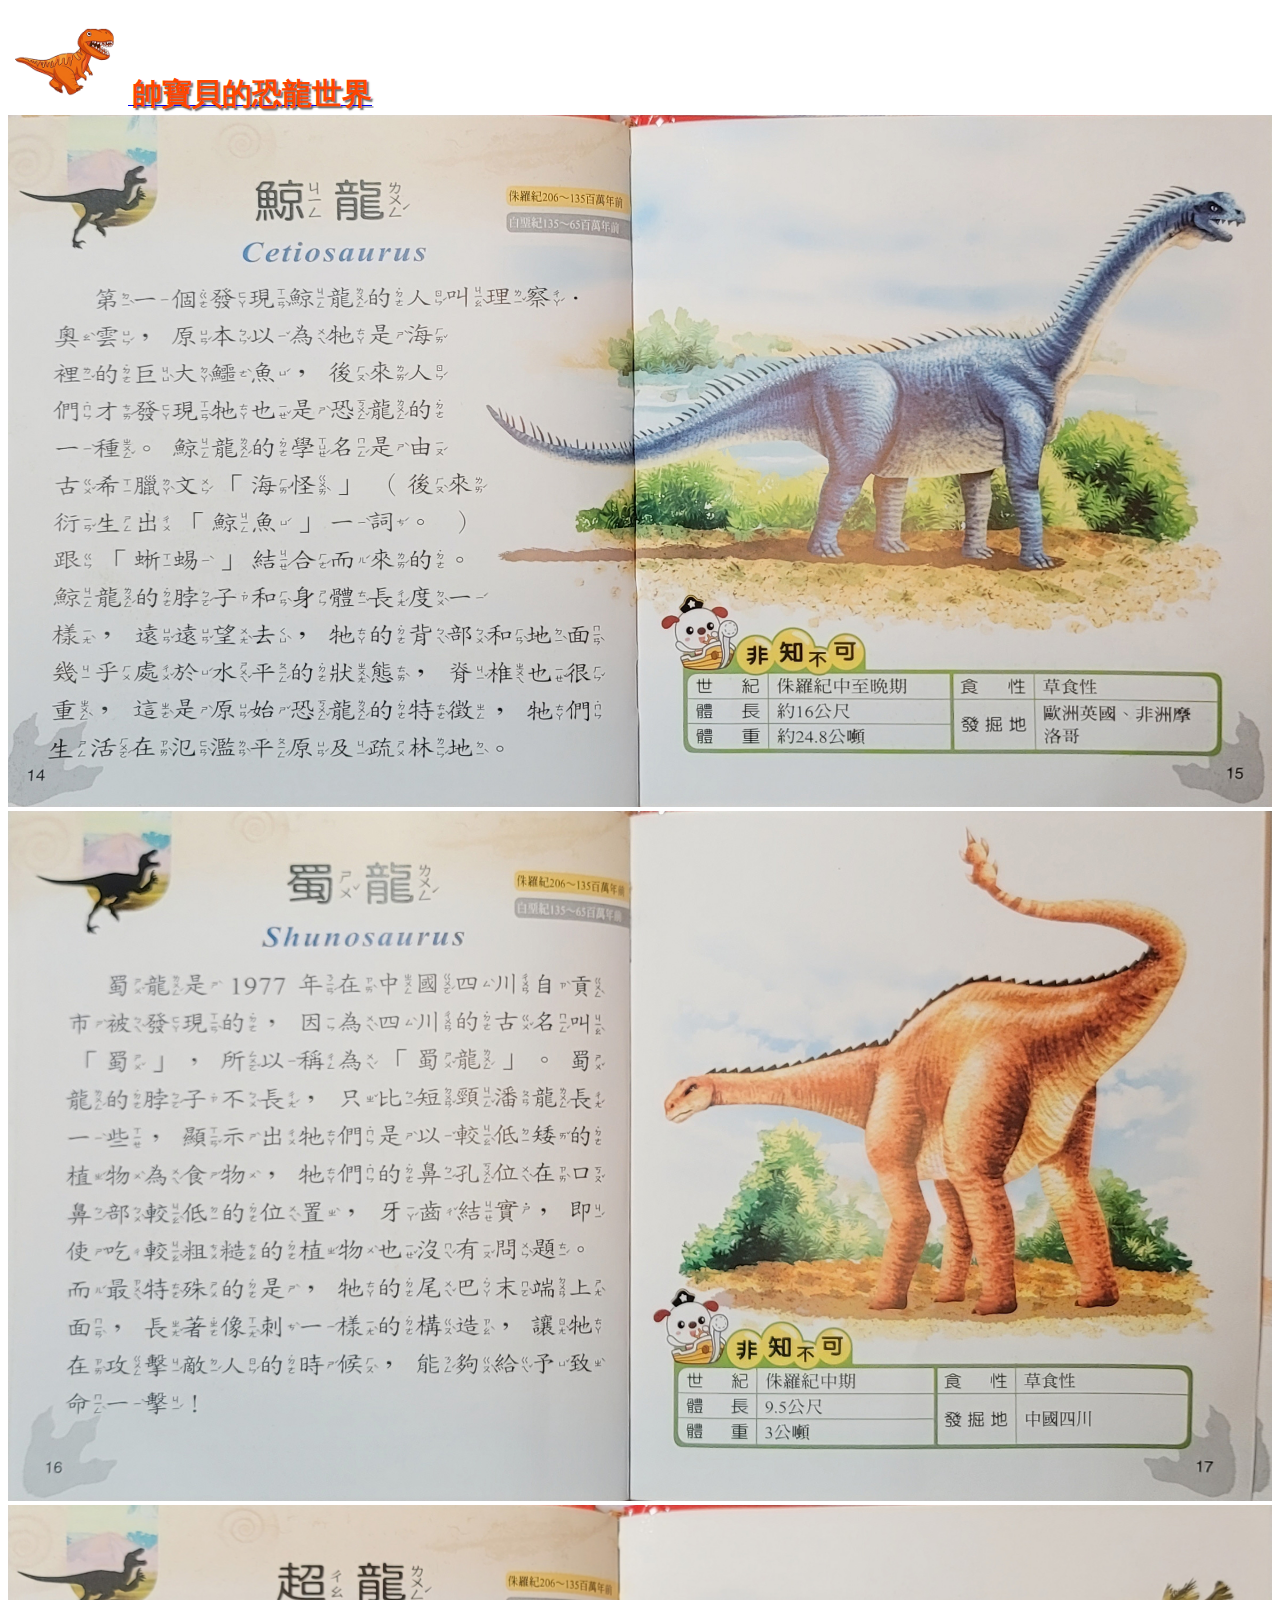
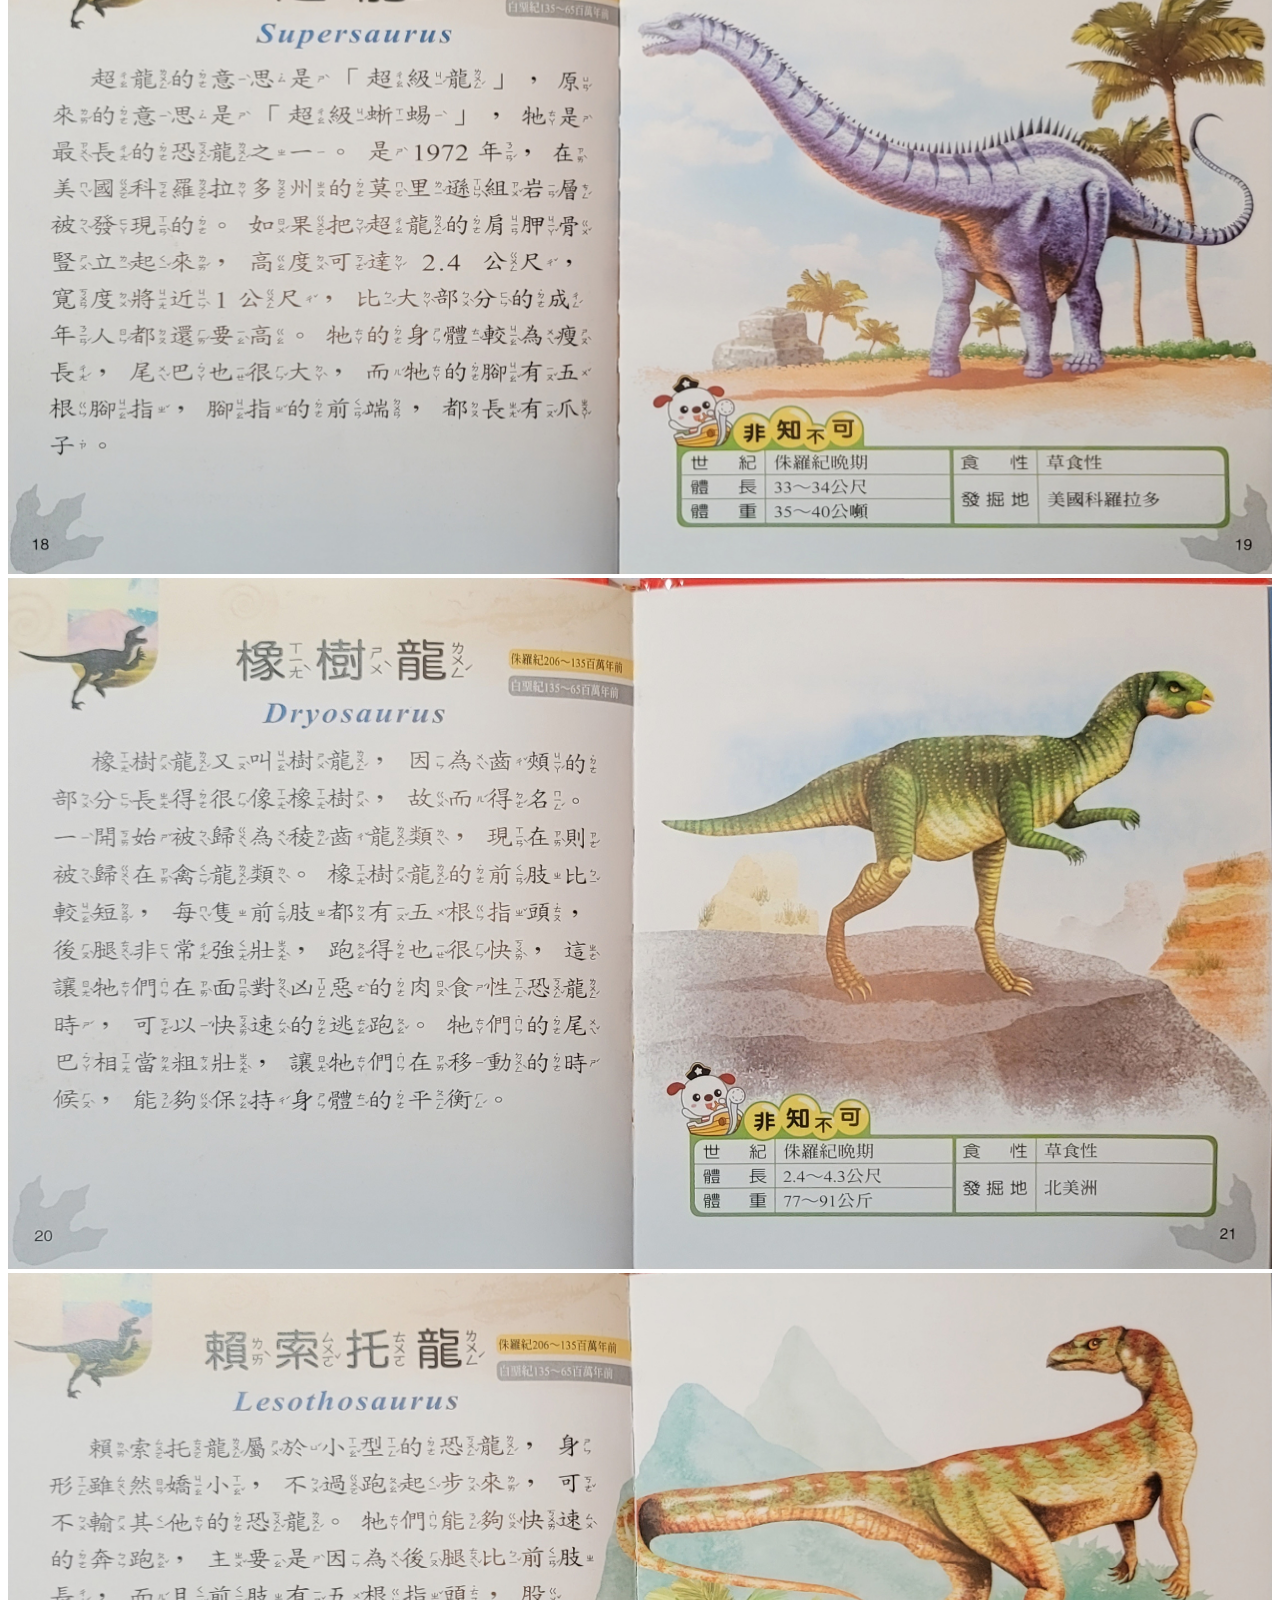
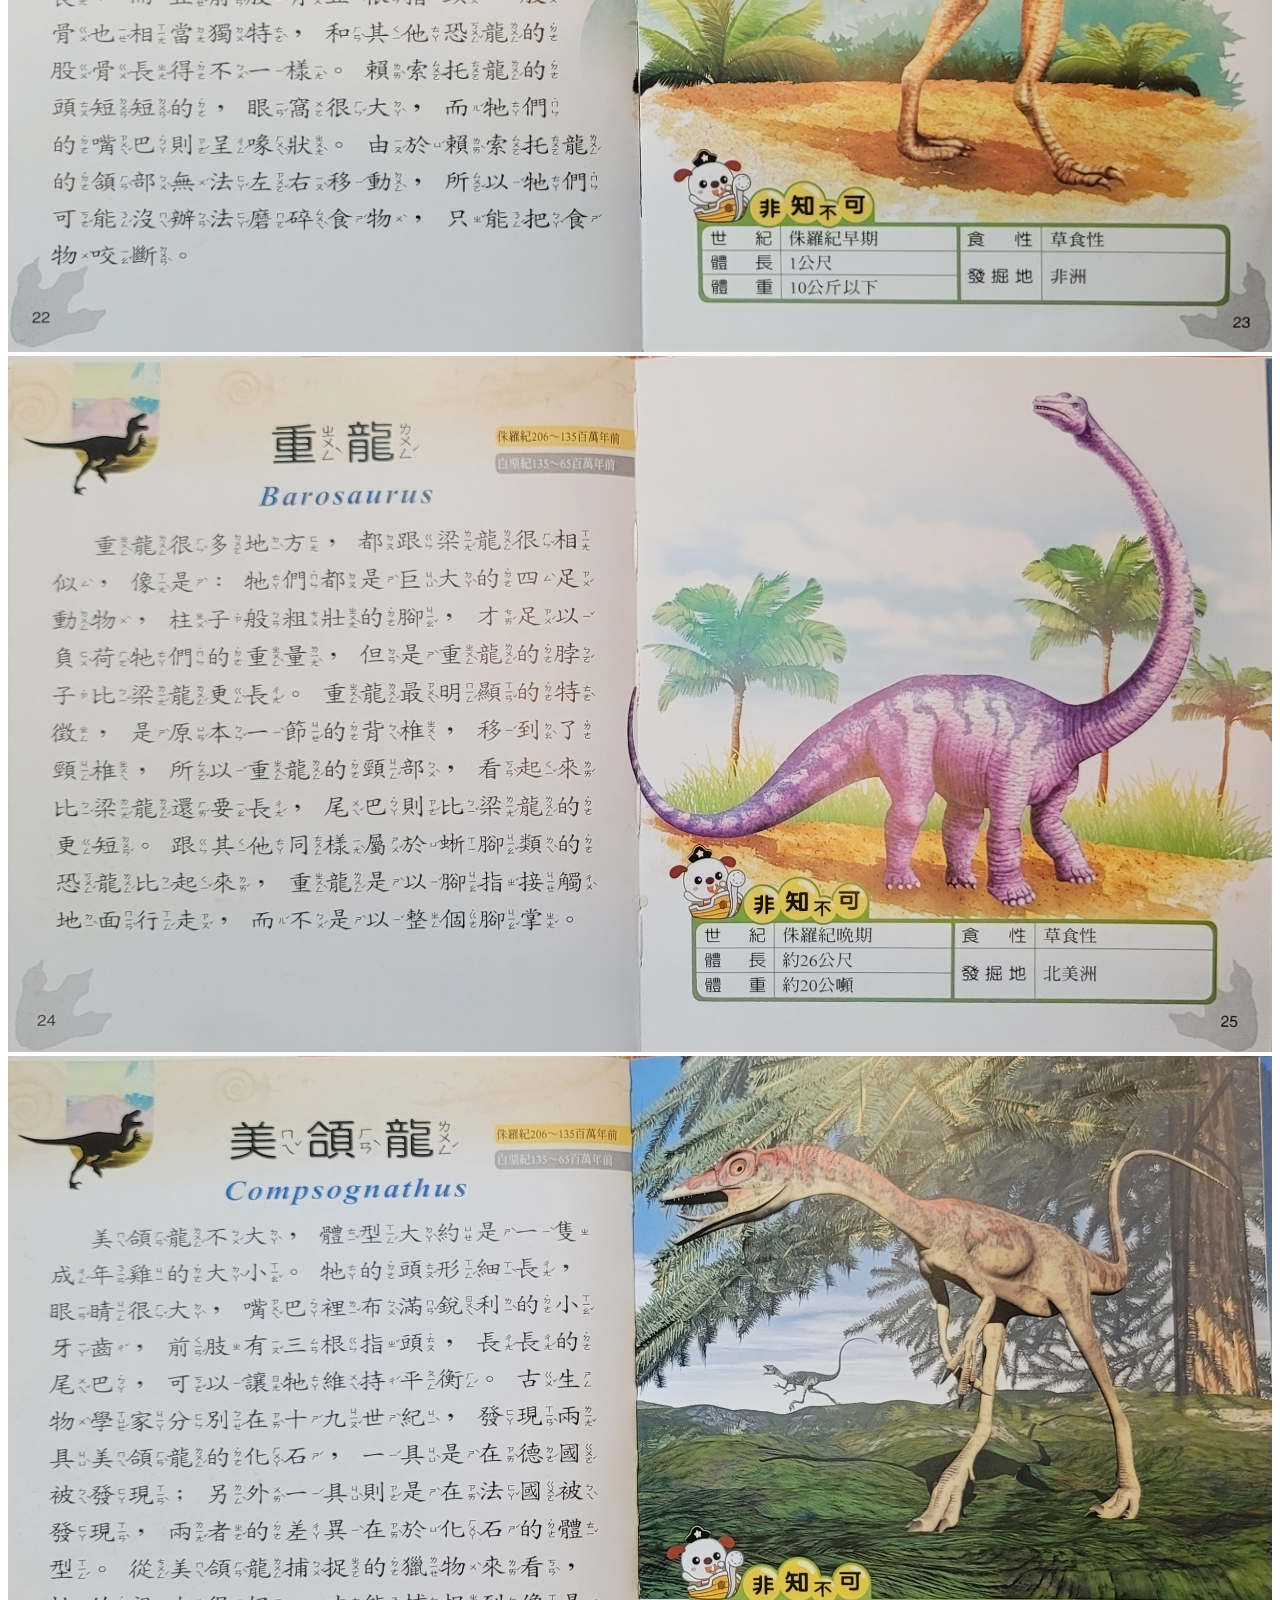
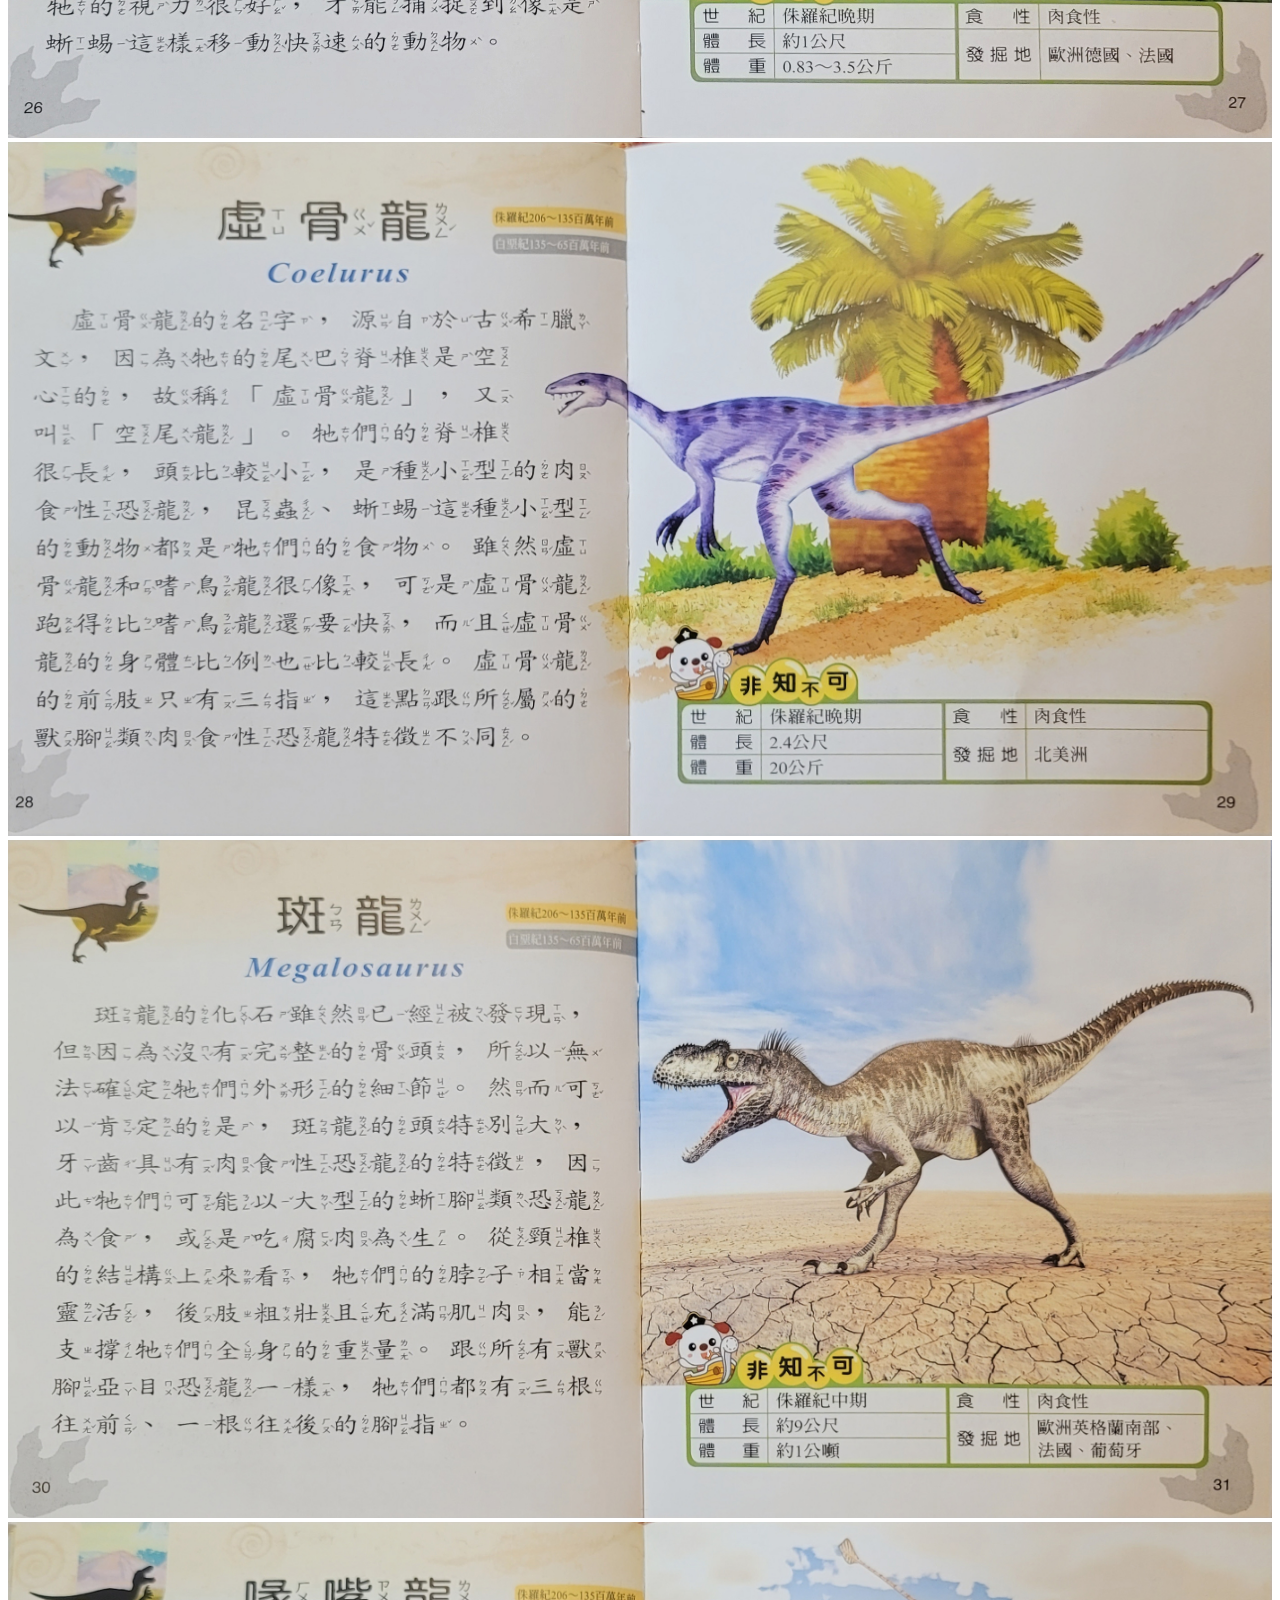
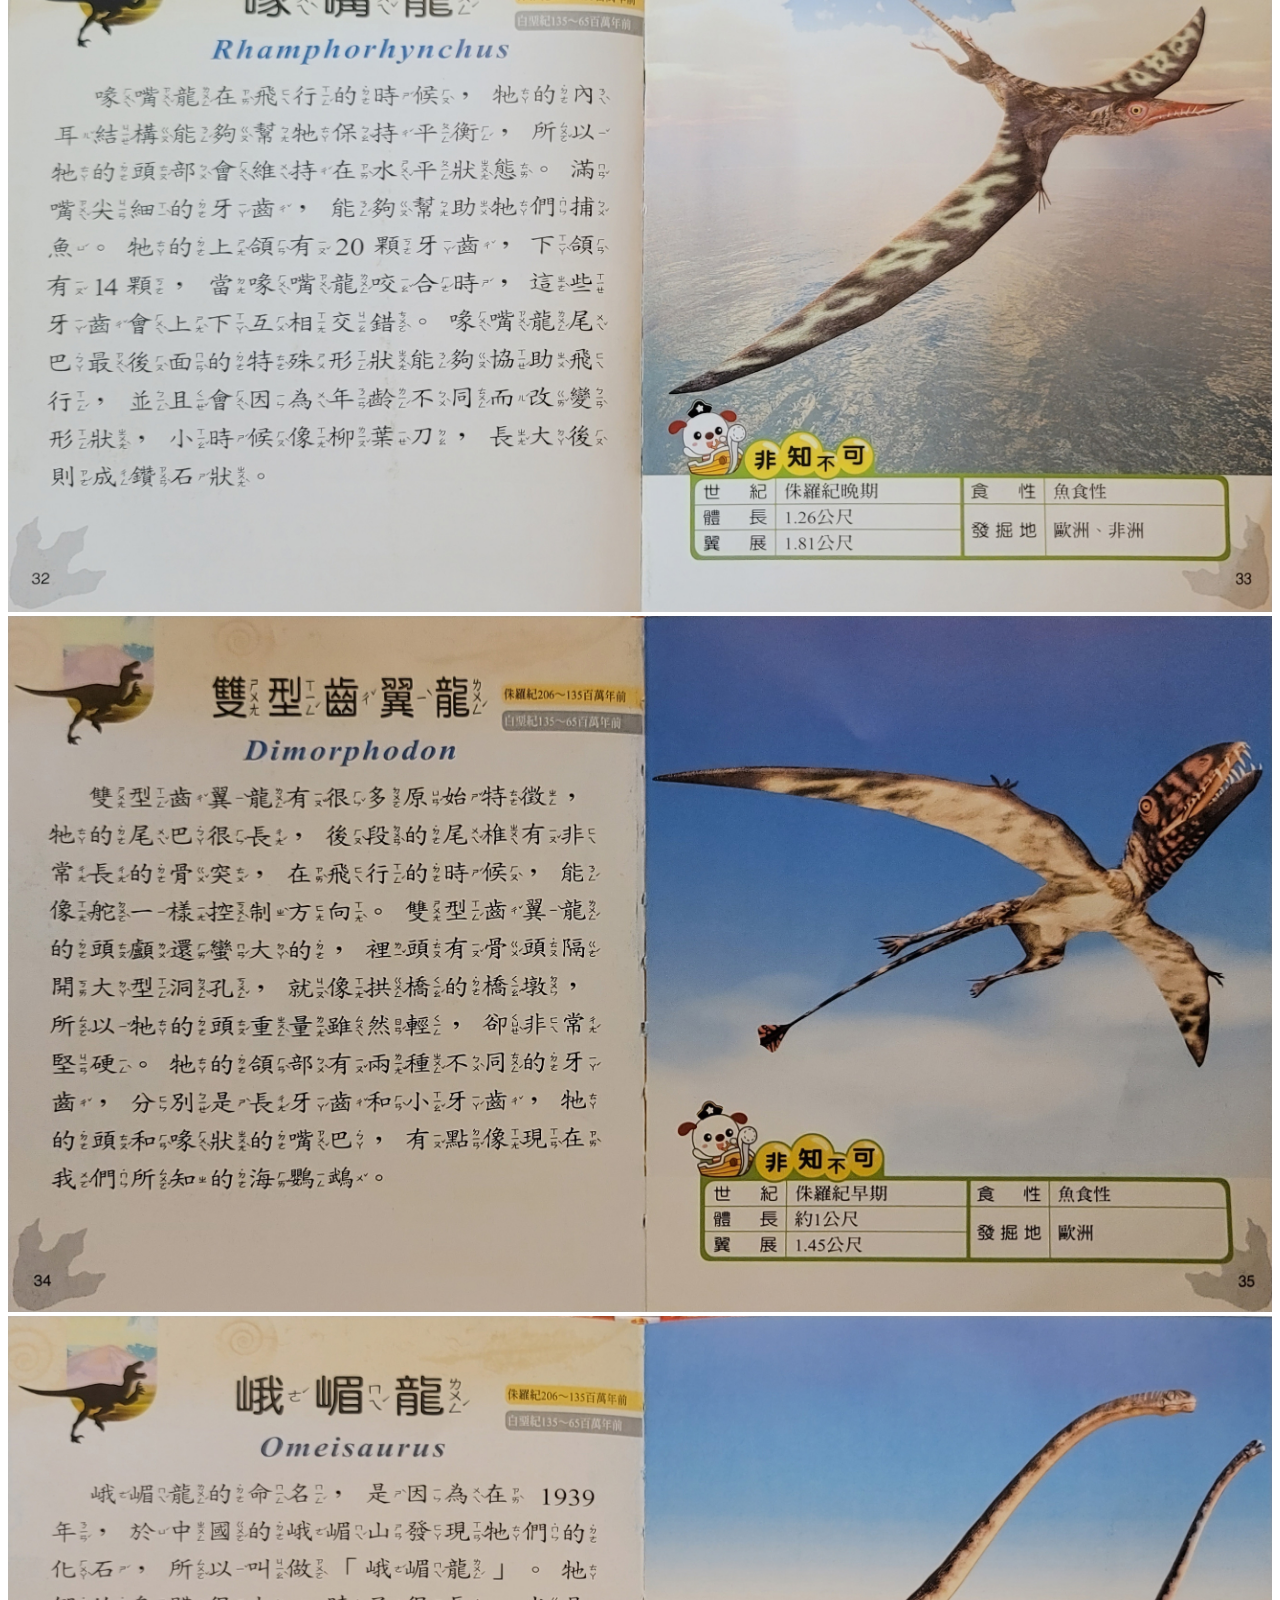
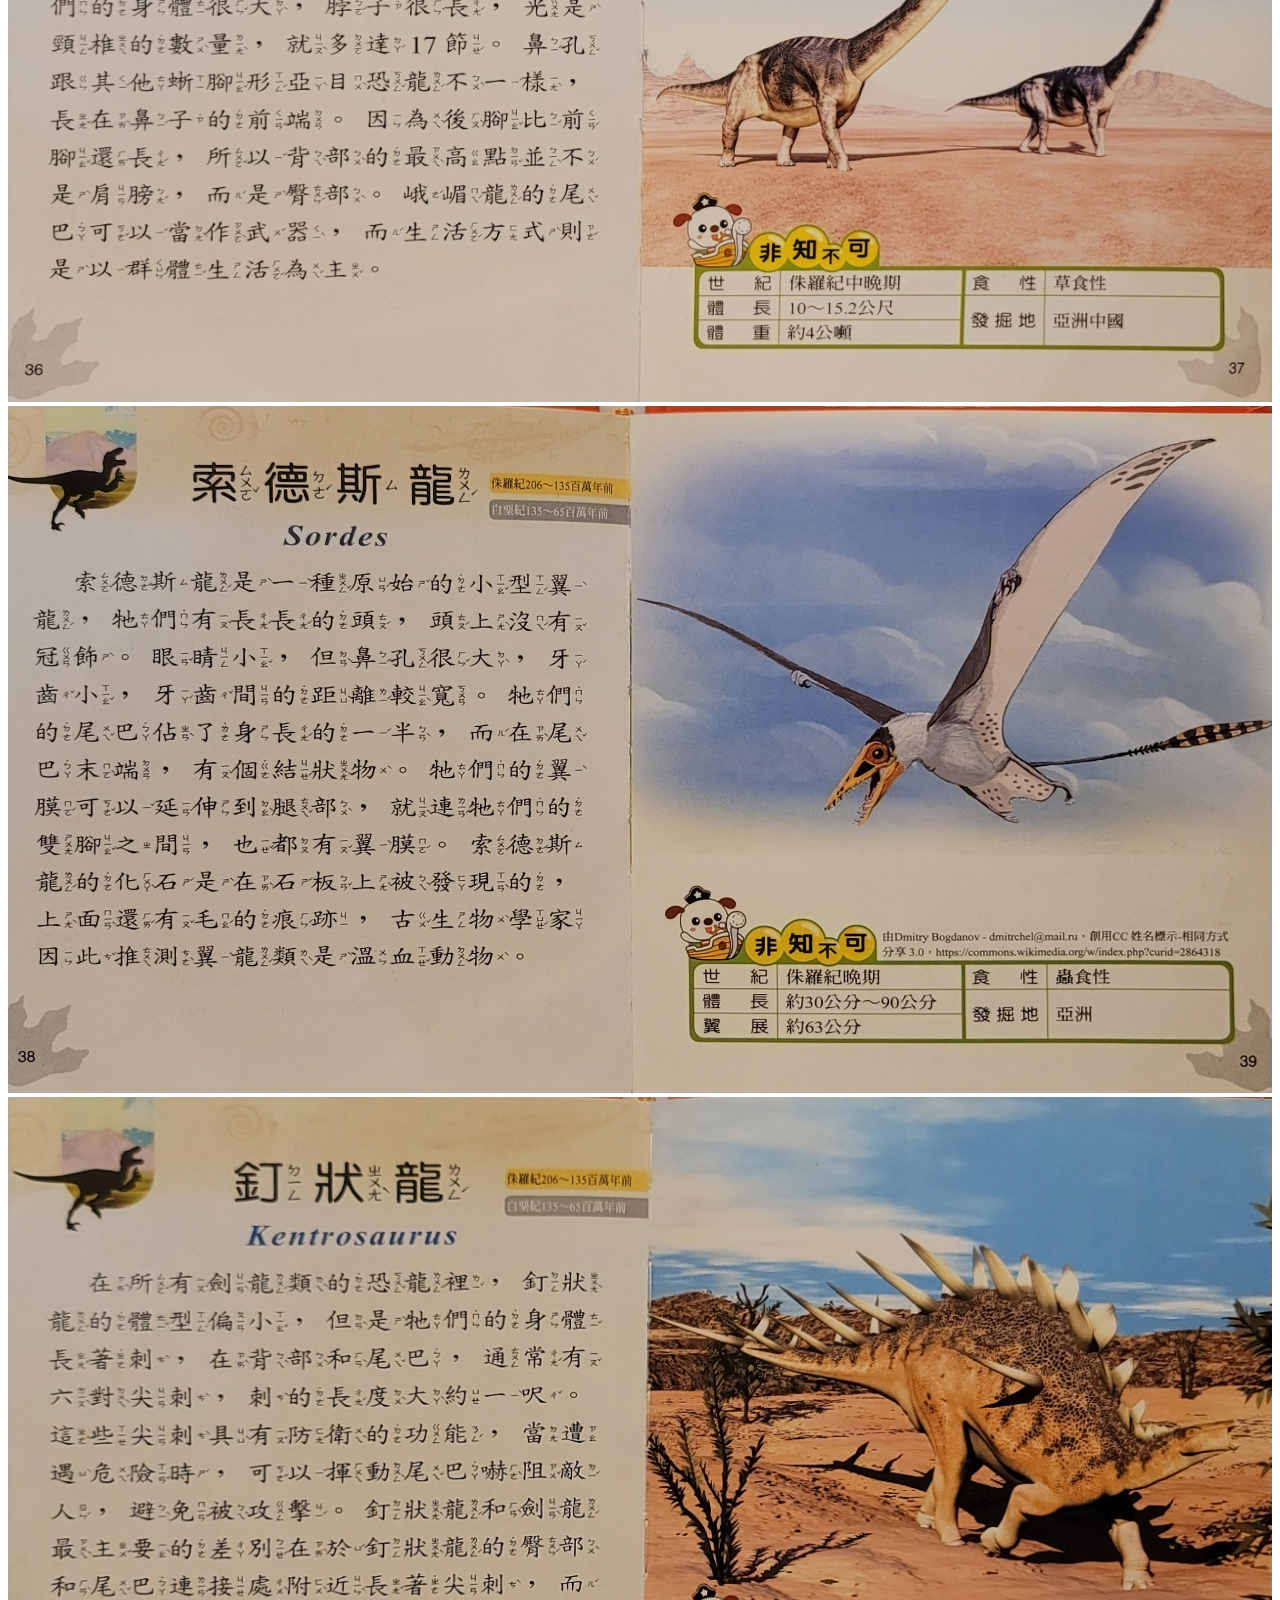
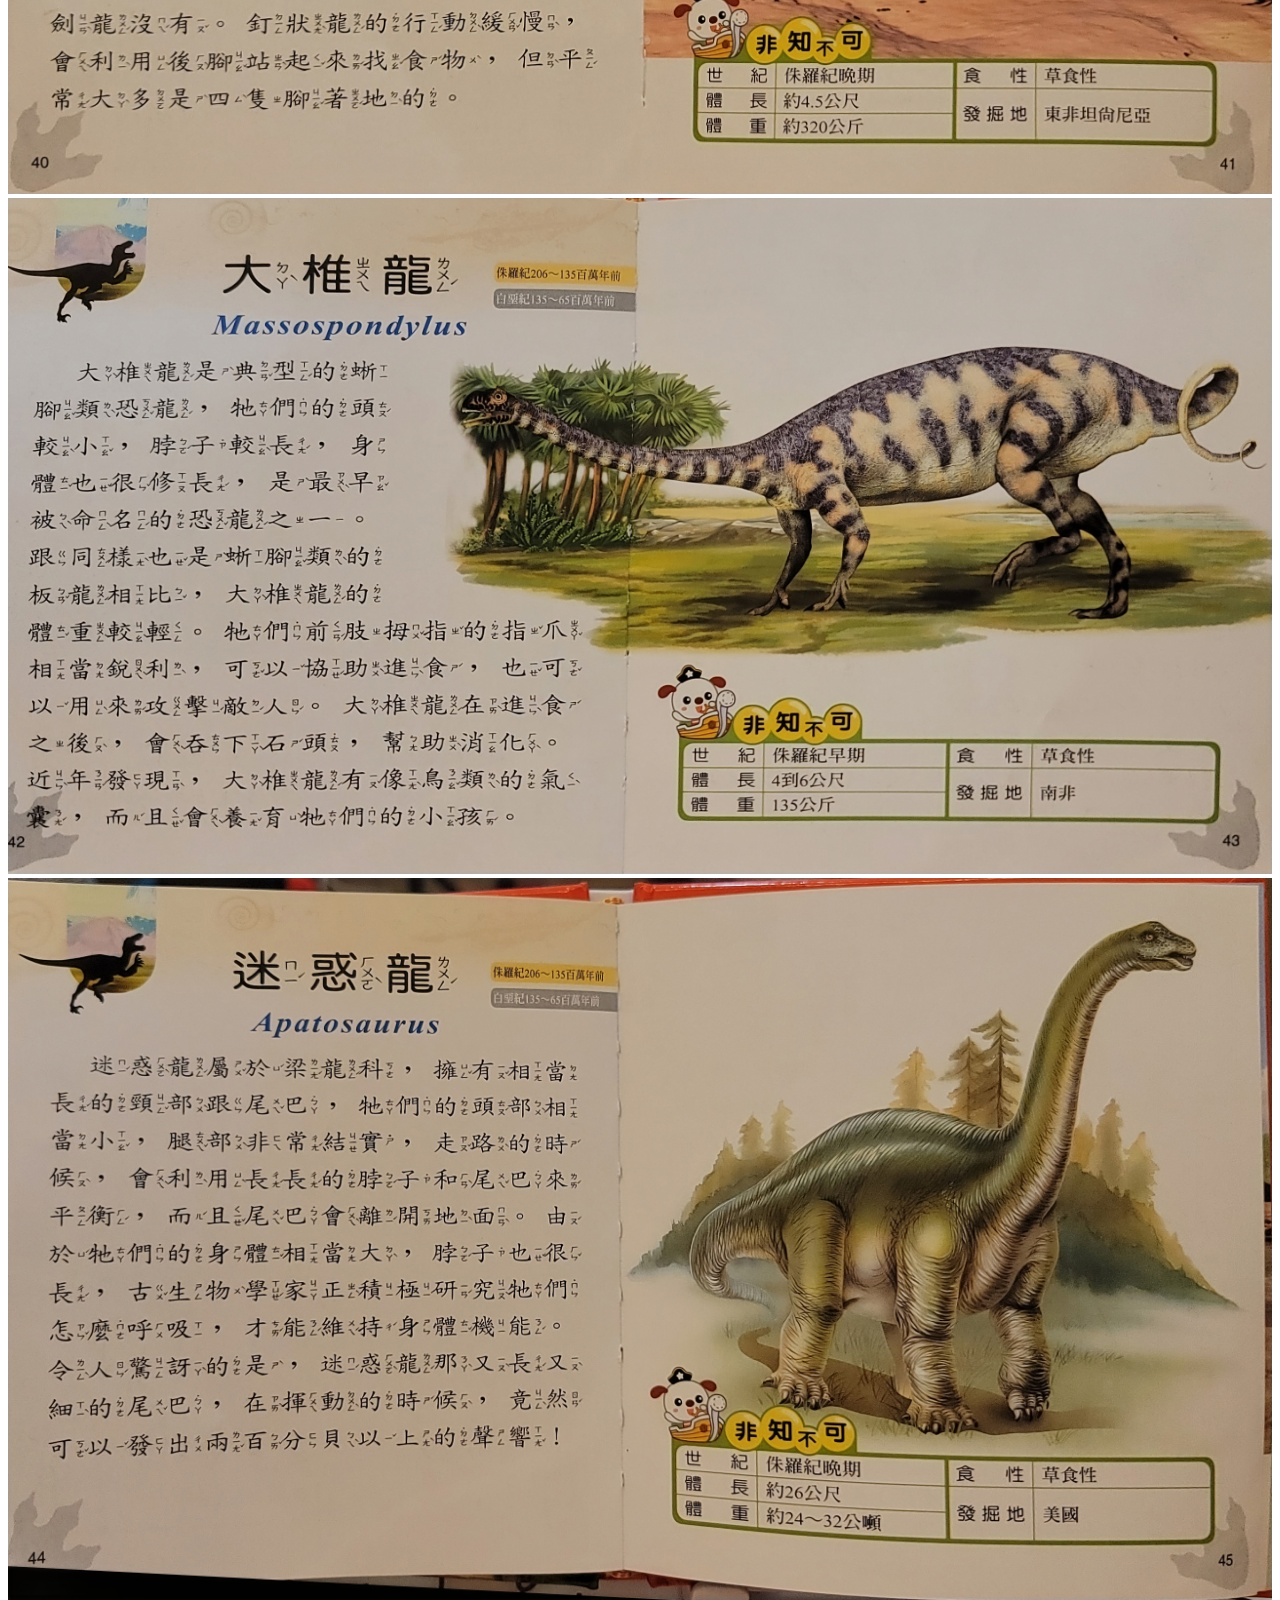
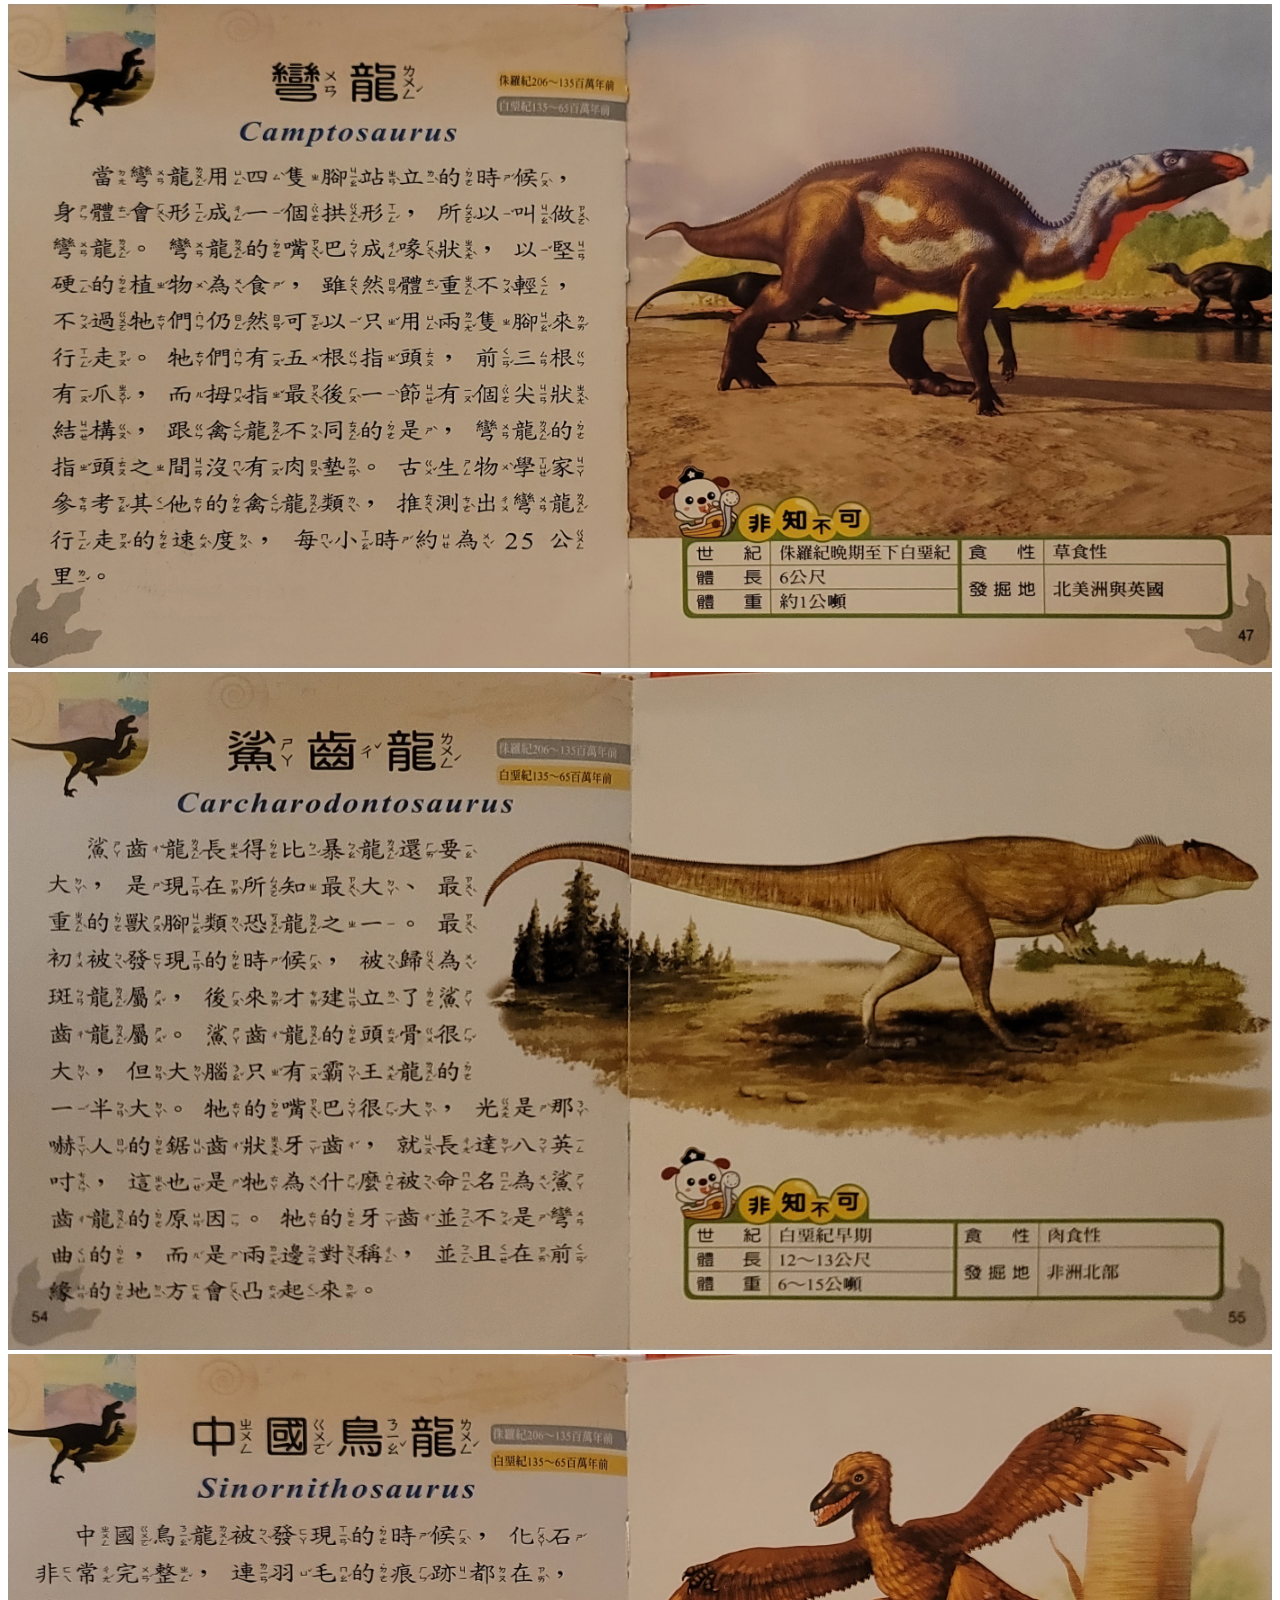
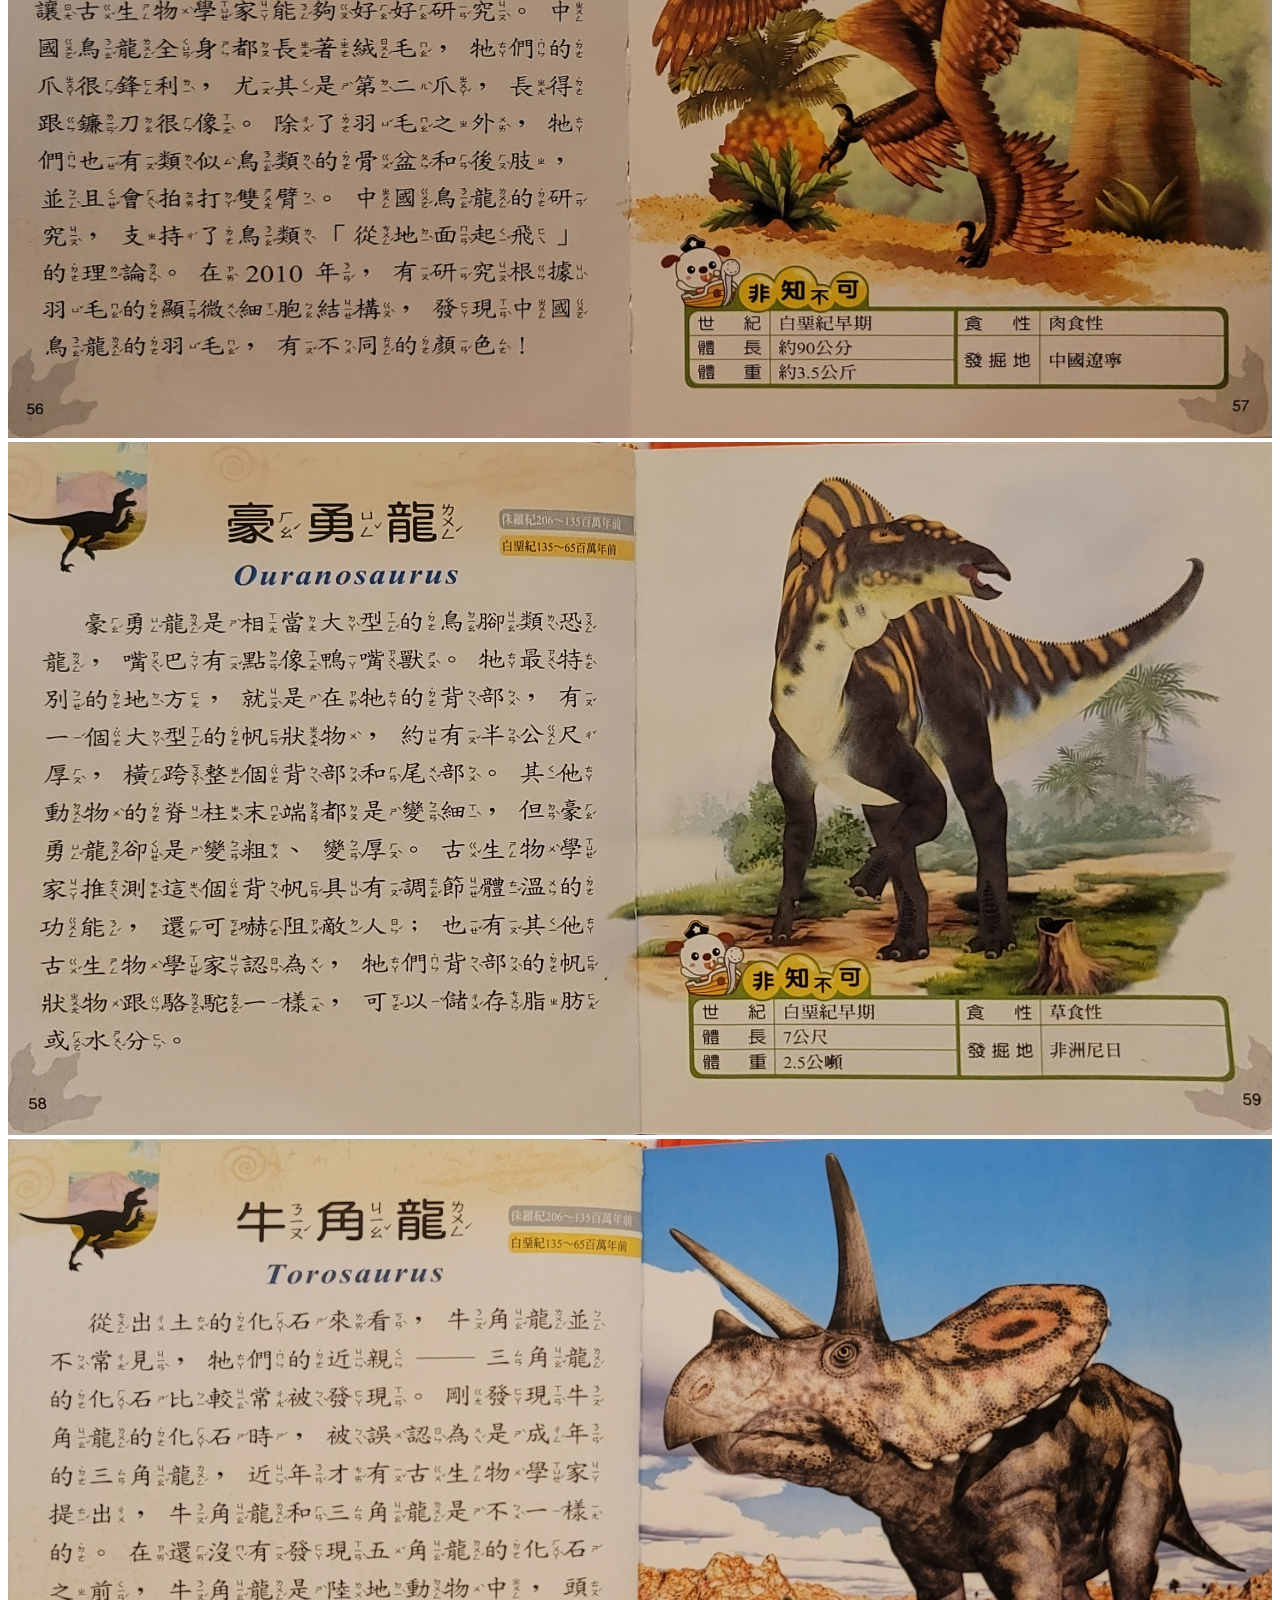
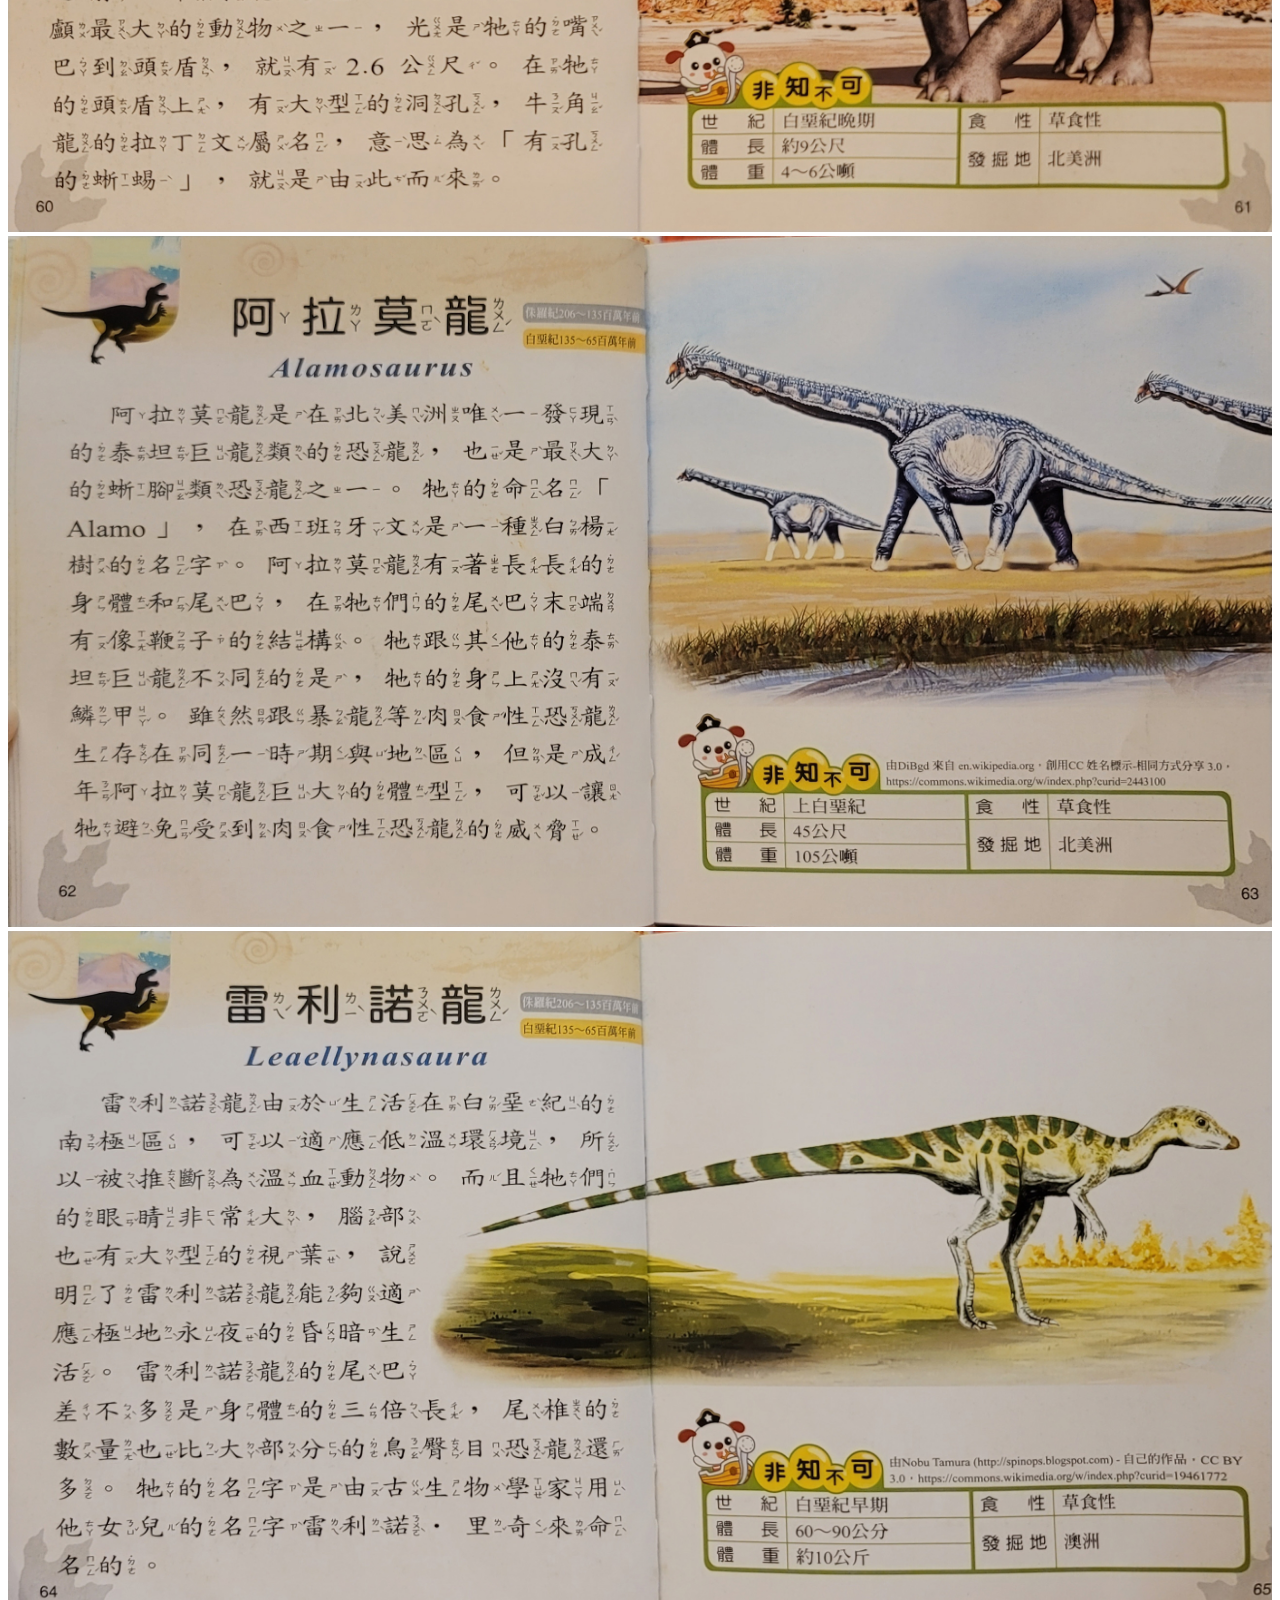
<file: index.html>
<!DOCTYPE html>
<html lang="en">
<head>
  <meta charset="UTF-8">
  <meta http-equiv="X-UA-Compatible" content="IE=edge">
  <meta name="viewport" content="width=device-width, initial-scale=1.0">
  <link rel="stylesheet" type="text/css" href="dinosaursWeb.css">
  <!-- Bootstrap CSS -->
  <link href="https://cdn.jsdelivr.net/npm/bootstrap@5.1.1/dist/css/bootstrap.min.css" rel="stylesheet" integrity="sha384-F3w7mX95PdgyTmZZMECAngseQB83DfGTowi0iMjiWaeVhAn4FJkqJByhZMI3AhiU" crossorigin="anonymous">

  <title>Dinosaurs</title>
</head>
<body>
  <nav class="navbar navbar-light bg-light">
    <div class="container-fluid">
      <a class="navbar-brand" href="#">
        <img src="/images/dinosaurLogo.png" alt="" width="120" height="96" class="d-inline-block align-text-center">
        <span class="dinosaurLogo" >帥寶貝的恐龍世界</span>
      </a>
    </div>
  </nav>

  <div class="container">
    <div class="row">
      <div class="col-12">
        <!-- <audio id="music" src="voice/44斑比盜龍.wav" loop autoplay></audio> -->
        <audio id="music1" src="voice/1鯨龍.wav" ></audio>
        <img src="/images/20230110_174530.jpg" onClick="play('music1')" alt="" width="100%">
      </div>
      <div class="col-12">
        <audio id="music2" src="voice/2蜀龍.wav" ></audio>
        <img src="/images/20230110_174702.jpg" onClick="play('music2')" alt="" width="100%">
      </div>
      <div class="col-12">
        <audio id="music3" src="voice/3超龍.wav" ></audio>
        <img src="/images/20230110_174754.jpg" onClick="play('music3')" alt="" width="100%">
      </div>
      <div class="col-12">
        <audio id="music4" src="voice/4橡樹龍.wav" ></audio>
        <img src="/images/20230110_174818.jpg" onClick="play('music4')" alt="" width="100%">
      </div>
      <div class="col-12">
        <audio id="music5" src="voice/5賴索托龍.wav" ></audio>
        <img src="/images/20230110_174840.jpg" onClick="play('music5')" alt="" width="100%">
      </div>
      <div class="col-12">
        <audio id="music6" src="voice/6重龍.wav" ></audio>
        <img src="/images/20230110_174915.jpg" onClick="play('music6')" alt="" width="100%">
      </div>
      <div class="col-12">
        <audio id="music7" src="voice/7美頜龍.wav" ></audio>
        <img src="/images/20230110_175406.jpg" onClick="play('music7')" alt="" width="100%">
      </div>
      <div class="col-12">
        <audio id="music8" src="voice/8虛骨龍.wav" ></audio>
        <img src="/images/20230110_175458.jpg" onClick="play('music8')" alt="" width="100%">
      </div>
      <div class="col-12">
        <audio id="music9" src="voice/9斑龍.wav" ></audio>
        <img src="/images/20230110_180118.jpg" onClick="play('music9')" alt="" width="100%">
      </div>
      <div class="col-12">
        <audio id="music10" src="voice/10喙嘴龍.wav" ></audio>
        <img src="/images/20230110_180315.jpg" onClick="play('music10')" alt="" width="100%">
      </div>
      <div class="col-12">
        <audio id="music11" src="voice/11雙型齒翼龍.wav" ></audio>
        <img src="/images/20230111_154057.jpg" onClick="play('music11')" alt="" width="100%">
      </div>
      <div class="col-12">
        <audio id="music12" src="voice/12峨眉龍.wav" ></audio>
        <img src="/images/20230111_154150.jpg" onClick="play('music12')" alt="" width="100%">
      </div>
      <div class="col-12">
        <audio id="music13" src="voice/13索德斯龍.wav" ></audio>
        <img src="/images/20230111_154252.jpg" onClick="play('music13')" alt="" width="100%">
      </div>
      <div class="col-12">
        <audio id="music14" src="voice/14釘狀龍.wav" ></audio>
        <img src="/images/20230111_154400.jpg" onClick="play('music14')" alt="" width="100%">
      </div>
      <div class="col-12">
        <audio id="music15" src="voice/15大椎龍.wav" ></audio>
        <img src="/images/20230111_154518.jpg" onClick="play('music15')" alt="" width="100%">
      </div>
      <div class="col-12">
        <audio id="music16" src="voice/16迷惑龍.wav" ></audio>
        <img src="/images/20230111_154649.jpg" onClick="play('music16')" alt="" width="100%">
      </div>
      <div class="col-12">
        <audio id="music17" src="voice/17彎龍.wav" ></audio>
        <img src="/images/20230111_154836.jpg" onClick="play('music17')" alt="" width="100%">
      </div>
      <div class="col-12">
        <audio id="music18" src="voice/18鯊齒龍.wav" ></audio>
        <img src="/images/20230111_154929.jpg" onClick="play('music18')" alt="" width="100%">
      </div>
      <div class="col-12">
        <audio id="music19" src="voice/19中國鳥龍.wav" ></audio>
        <img src="/images/20230111_155019.jpg" onClick="play('music19')" alt="" width="100%">
      </div>
      <div class="col-12">
        <audio id="music20" src="voice/20豪勇龍.wav" ></audio>
        <img src="/images/20230111_155152.jpg" onClick="play('music20')" alt="" width="100%">
      </div>
      <div class="col-12">
        <audio id="music21" src="voice/21牛角龍.wav" ></audio>
        <img src="/images/20230111_155422.jpg" onClick="play('music21')" alt="" width="100%">
      </div>
      <div class="col-12">
        <audio id="music22" src="voice/22阿拉莫龍.wav" ></audio>
        <img src="/images/20230111_155534.jpg" onClick="play('music22')" alt="" width="100%">
      </div>
      <div class="col-12">
        <audio id="music23" src="voice/23雷利諾龍.wav" ></audio>
        <img src="/images/20230111_155701.jpg" onClick="play('music23')" alt="" width="100%">
      </div>
      <div class="col-12">
        <audio id="music24" src="voice/24腱龍.wav" ></audio>
        <img src="/images/20230111_155821.jpg" onClick="play('music24')" alt="" width="100%">
      </div>
      <div class="col-12">
        <audio id="music25" src="voice/25木他龍.wav" ></audio>
        <img src="/images/20230111_155913.jpg" onClick="play('music25')" alt="" width="100%">
      </div>
      <div class="col-12">
        <audio id="music26" src="voice/26鴨嘴龍.wav" ></audio>
        <img src="/images/20230111_160002.jpg" onClick="play('music26')" alt="" width="100%">
      </div>
      <div class="col-12">
        <audio id="music27" src="voice/27愛德蒙托龍.wav" ></audio>
        <img src="/images/20230111_160100.jpg" onClick="play('music27')" alt="" width="100%">
      </div>
      <div class="col-12">
        <audio id="music28" src="voice/28山東龍.wav" ></audio>
        <img src="/images/20230111_160321.jpg" onClick="play('music28')" alt="" width="100%">
      </div>
      <div class="col-12">
        <audio id="music29" src="voice/29風神翼龍.wav" ></audio>
        <img src="/images/20230111_160348.jpg" onClick="play('music29')" alt="" width="100%">
      </div>
      <div class="col-12">
        <audio id="music30" src="voice/30似雞龍.wav" ></audio>
        <img src="/images/20230111_160453.jpg" onClick="play('music30')" alt="" width="100%">
      </div>
      <div class="col-12">
        <audio id="music31" src="voice/31恐手龍.wav" ></audio>
        <img src="/images/20230111_160643.jpg" onClick="play('music31')" alt="" width="100%">
      </div>
      <div class="col-12">
        <audio id="music32" src="voice/32奔龍.wav" ></audio>
        <img src="/images/20230111_160659.jpg" onClick="play('music32')" alt="" width="100%">
      </div>
      <div class="col-12">
        <audio id="music33" src="voice/33偷蛋龍.wav" ></audio>
        <img src="/images/20230111_160727.jpg" onClick="play('music33')" alt="" width="100%">
      </div>
      <div class="col-12">
        <audio id="music34" src="voice/34重爪龍.wav" ></audio>
        <img src="/images/20230111_160754.jpg" onClick="play('music34')" alt="" width="100%">
      </div>
      <div class="col-12">
        <audio id="music35" src="voice/35懼龍.wav" ></audio>
        <img src="/images/20230111_160831.jpg" onClick="play('music35')" alt="" width="100%">
      </div>
      <div class="col-12">
        <audio id="music36" src="voice/36特暴龍.wav" ></audio>
        <img src="/images/20230111_161009.jpg" onClick="play('music36')" alt="" width="100%">
      </div>
      <div class="col-12">
        <audio id="music37" src="voice/37隱角龍.wav" ></audio>
        <img src="/images/20230111_161046.jpg" onClick="play('music37')" alt="" width="100%">
      </div>
      <div class="col-12">
        <audio id="music38" src="voice/38弱角龍.wav" ></audio>
        <img src="/images/20230111_161228.jpg" onClick="play('music38')" alt="" width="100%">
      </div>
      <div class="col-12">
        <audio id="music39" src="voice/39戟龍.wav" ></audio>
        <img src="/images/20230111_161332.jpg" onClick="play('music39')" alt="" width="100%">
      </div>
      <div class="col-12">
        <audio id="music40" src="voice/40五角龍.wav" ></audio>
        <img src="/images/20230111_162440.jpg" onClick="play('music40')" alt="" width="100%">
      </div>
      <div class="col-12">
        <audio id="music41" src="voice/41包頭龍.wav" ></audio>
        <img src="/images/20230111_162650.jpg" onClick="play('music41')" alt="" width="100%">
      </div>
      <div class="col-12">
        <audio id="music42" src="voice/42傾頭龍.wav" ></audio>
        <img src="/images/20230111_162927.jpg" onClick="play('music42')" alt="" width="100%">
      </div>
      <div class="col-12">
        <audio id="music43" src="voice/43鳥掌翼龍.wav" ></audio>
        <img src="/images/20230111_163123.jpg" onClick="play('music43')" alt="" width="100%">
      </div>
      <div class="col-12">
        <audio id="music44" src="voice/44斑比盜龍.wav" ></audio>
        <img src="/images/20230111_163253.jpg" onClick="play('music44')" alt="" width="100%">
      </div>
    </div>
  </div>
  



  <!-- Option 1: Bootstrap Bundle with Popper -->
  <script src="https://cdn.jsdelivr.net/npm/bootstrap@5.1.1/dist/js/bootstrap.bundle.min.js" integrity="sha384-/bQdsTh/da6pkI1MST/rWKFNjaCP5gBSY4sEBT38Q/9RBh9AH40zEOg7Hlq2THRZ" crossorigin="anonymous"></script>
  
  <script>
    // 點擊圖片播放音檔
    window.onload = function(){ 
         var audio = document.getElementById('music1');
             audio.pause();//打開頁面時無音樂
    }
    function play(pid) {
        var audio = document.getElementById(pid);
        if (audio.paused) {
            audio.play();
            document.getElementById('musicImg').src="images/play.png";
        }else{
            audio.pause();
            audio.currentTime = 0;//音樂從頭撥放
            document.getElementById('musicImg').src="images/stop.png";
        }
    }
  </script>
</body>
</html>
</file>
<file: dinosaursWeb.css>
.dinosaurLogo{
  font-size: 30px;
  color: orangered;
  text-shadow: 0.05em 0.05em 0.05em rgb(110, 110, 110);
  font-weight: bold;
}
</file>
